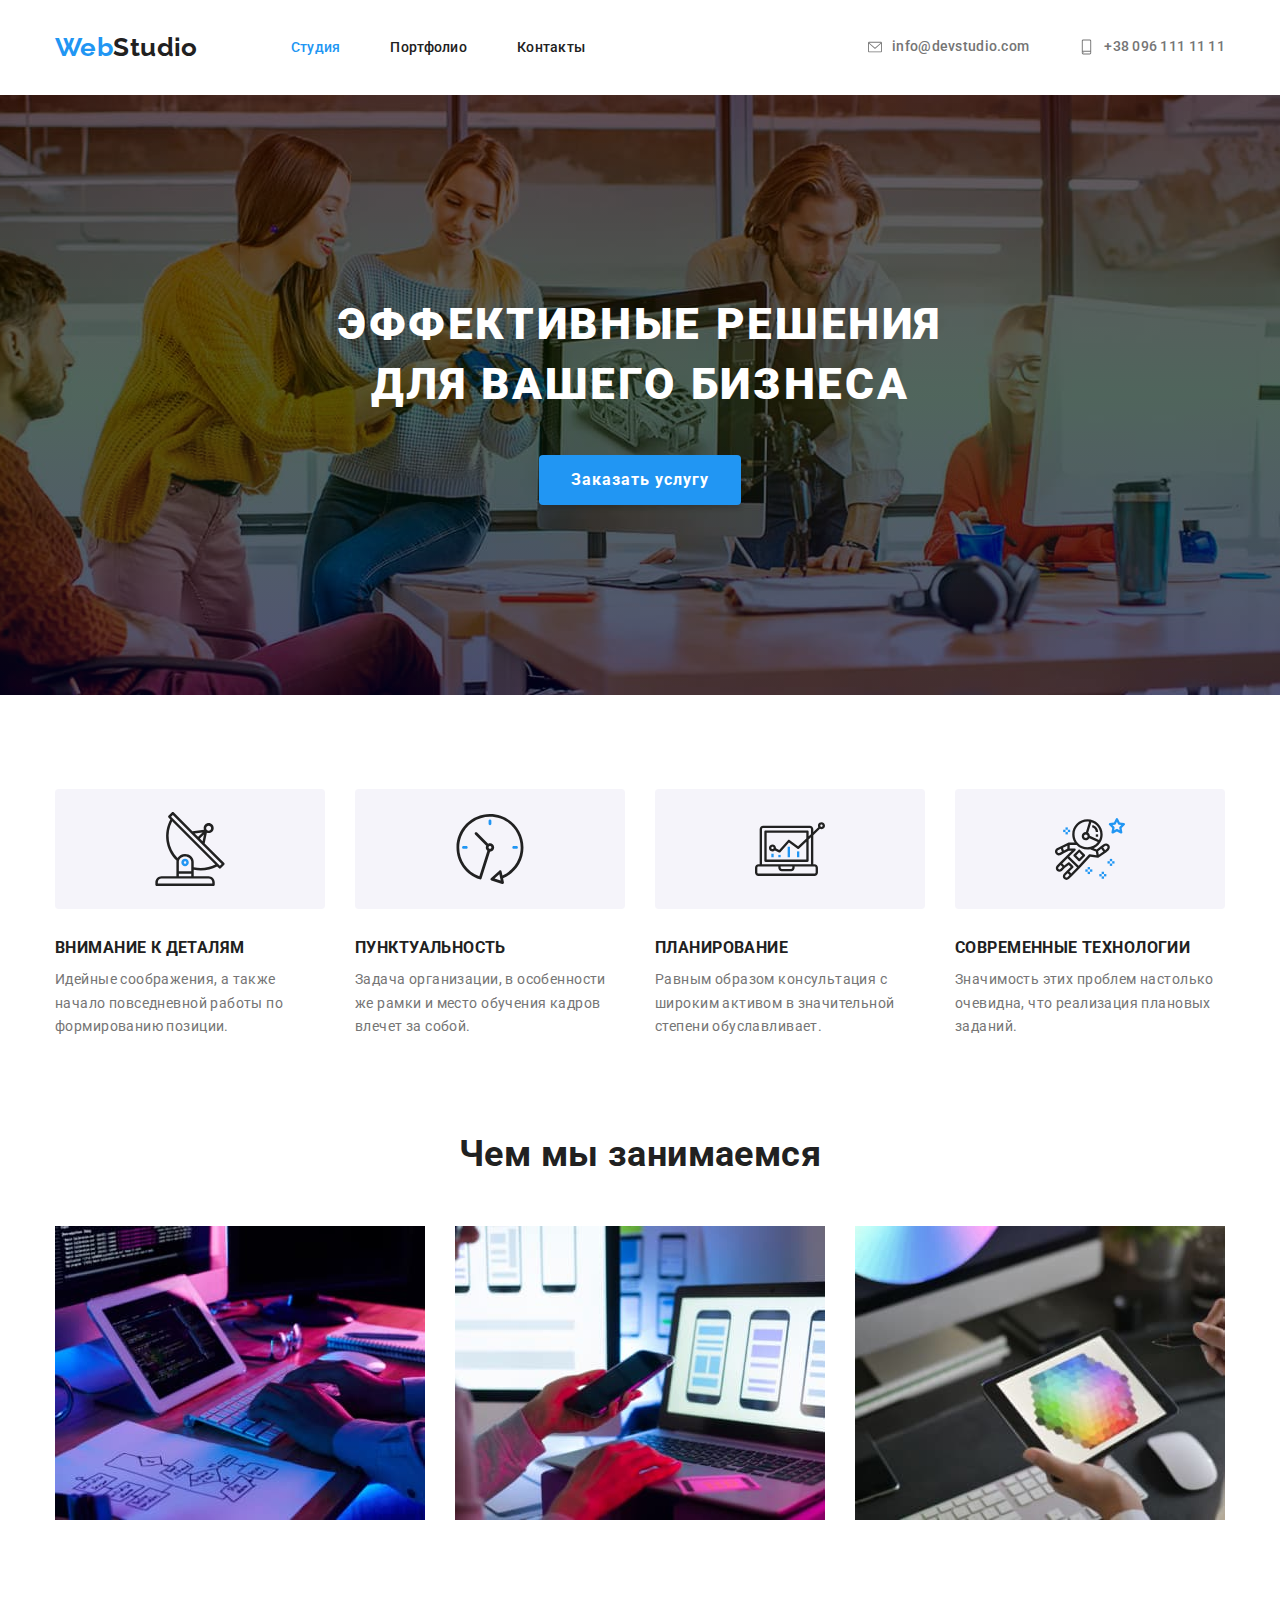
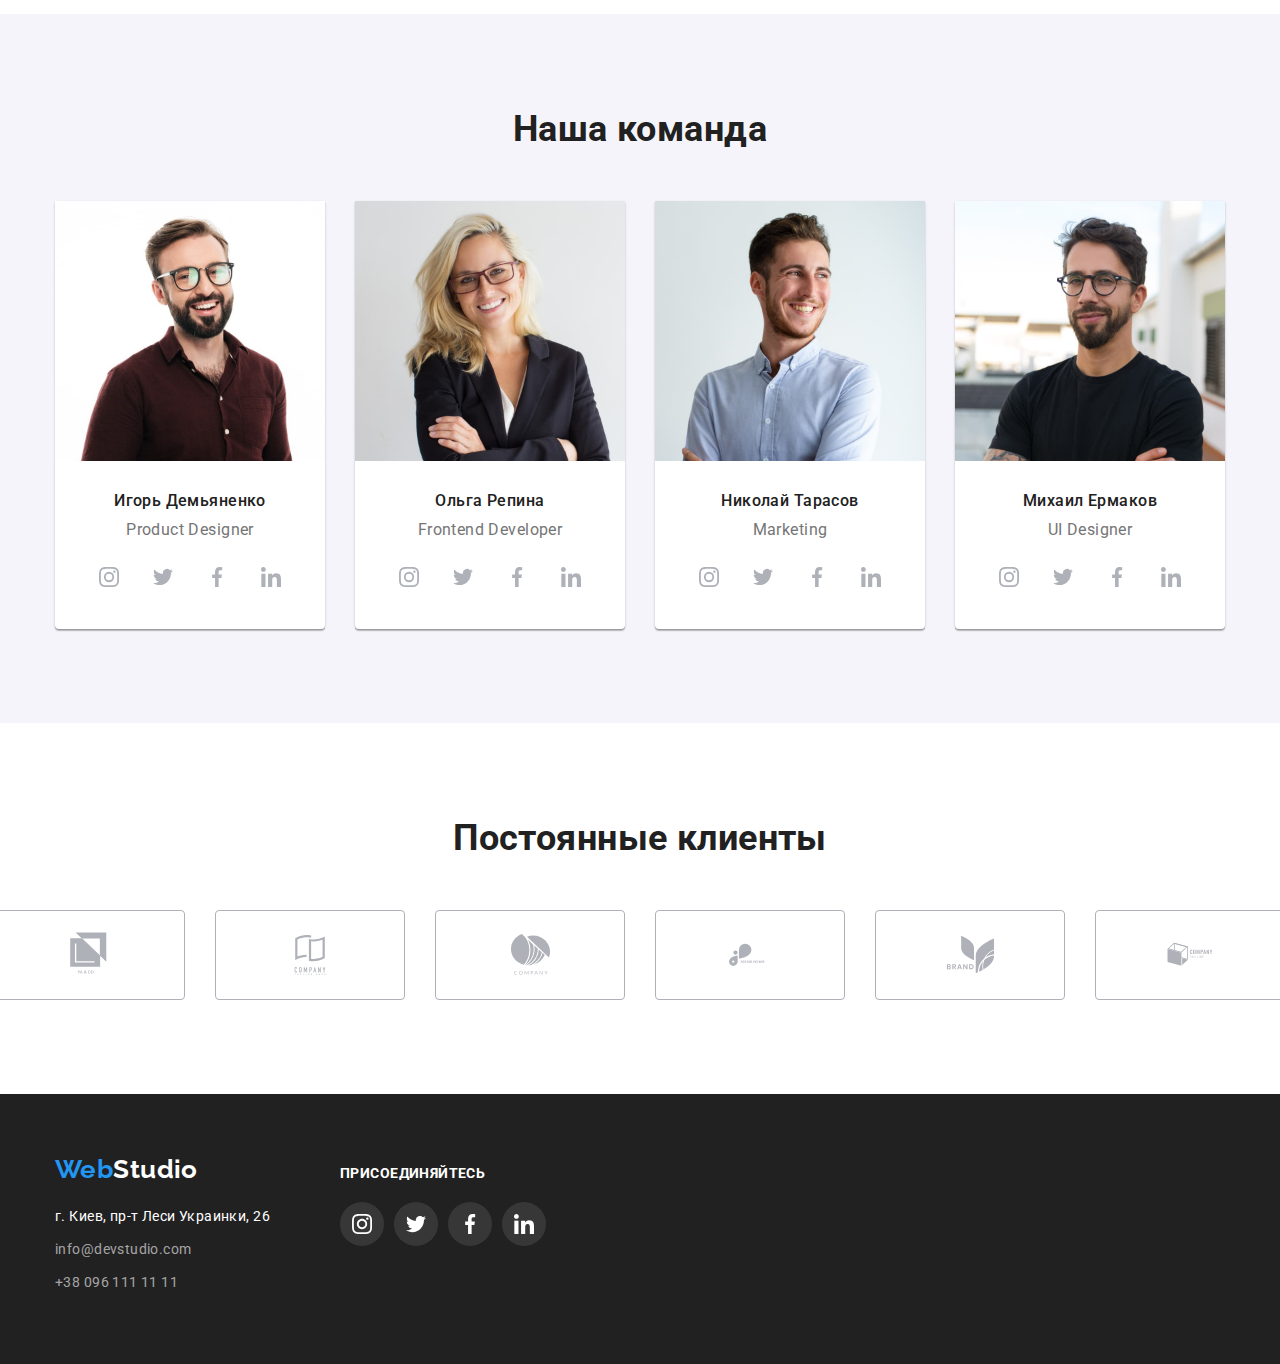
<file: index.html>
<!DOCTYPE html>
<html lang="ru">

<head>
    <meta charset="UTF-8">
    <meta name="viewport" content="width=device-width, initial-scale=1.0">
    <title>WebStudio</title>
    <link rel="stylesheet"
        href="https://cdnjs.cloudflare.com/ajax/libs/modern-normalize/1.0.0/modern-normalize.min.css">
    <link
        href="https://fonts.googleapis.com/css2?family=Raleway:wght@700&family=Roboto:wght@400;500;700;900&display=swap"
        rel="stylesheet">
    <link rel="stylesheet" href="./css/style.css">
</head>

<body>
    <header>
        <nav class="container nav">
            <a class="logo" href="./index.html"><span class="logo-web">Web</span><span
                    class="logo-studio">Studio</span></a>
            <nav>
                <ul class="nav-list">
                    <li class="item"><a class="link-header current" href="./index.html">Студия</a>
                    </li>
                    <li class="item"><a class="link-header" href="./portfolio.html">Портфолио</a>
                    </li>
                    <li class="item"><a class="link-header" href="#">Контакты</a>
                    </li>
                </ul>
            </nav>
            <ul class="info-list">
                <li class="item"><a class="connection-header icon-envelope" href="mailto:info@devstudio.com">
                    <svg class="envelope">
                        <use href="./img/sprite.svg#icon-envelope"></use>
                    </svg>
                    info@devstudio.com</a>
                </li>
                <li class="item"><a class="connection-header icon-smartphone"  href="tel:+380961111111">
                    <svg class="tel">
                        <use href="./img/sprite.svg#icon-smartphone"></use>
                    </svg>
                    +38 096 111 11 11</a>
                </li>
            </ul>
        </nav>
    </header>
    <main>
        <!-- HERO -->

        <section class="hero">

            <h1 class="hero-text">Эффективные решения для вашего бизнеса</h1>
            <div class="btn-blok">
                <button class="buton-hero">Заказать услугу </button>
            </div>

        </section>
        <!-- features -->
        <section class="cont-features">
            <div class="container">
                <h2 class="visually-hidden">Скрытый текст</h2>
                <ul class="ul-features">
                    <li class="features icon-group">
                        <h3 class="title-h3  title-features">Внимание к деталям</h3>
                        <p class="text">Идейные соображения, а также начало повседневной работы по
                            формированию позиции.</p>
                    </li>
                    <li class="features icon-clock">
                        <h3 class="title-h3 title-features">Пунктуальность</h3>
                        <p class="text">Задача организации, в особенности же рамки и место обучения кадров
                            влечет за собой.
                        </p>
                    </li>
                    <li class="features icon-diagram">
                        <h3 class="title-h3 title-features">Планирование</h3>
                        <p class="text">Равным образом консультация с широким активом в значительной степени
                            обуславливает.
                        </p>
                    </li>
                    <li class="features icon-asronaut">
                        <h3 class="title-h3 title-features">Современные технологии</h3>
                        <p class="text">Значимость этих проблем настолько очевидна, что реализация плановых
                            заданий.</p>
                    </li>
                </ul>
            </div>
        </section>
        <!-- What are we doing -->
        <section>
            <div class="container cont-doing">
                <h2 class="title-h2">Чем мы занимаемся</h2>
                <ul class="doing">
                    <li class="doing-img"><img src="./img/work/1.jpg" alt="процес розработки веб продукту" width="370"
                            height="294"></li>
                    <li class="doing-img"><img src="./img/work/2.jpg" alt="адаптация продукта для мобильных платформ"
                            width="370" height="294">
                    </li>
                    <li class="doing-img"><img src="./img/work/3.jpg" alt="подбор цвета для приложения" width="370"
                            height="294"></li>
                </ul>
            </div>
        </section>
        <!-- TEAM -->
        <section>
            <div class="team">
                <h2 class="title-h2">Наша команда</h2>
                <ul class="blok-team">
                    <li class="card-team">
                        <img src="./img/team/1.jpg" alt="фото Игоря Демьяненко" width="270" height="260">
                        <h3 class="title-h3 title-team">Игорь Демьяненко</h3>
                        <p class="text team-text" lang="en">Product Designer</p>
                        <ul class="social-icons">
                            <li class="icons-item"><a class="icons-link" href="" target="_blank"
                                    rel="noopener noreferer">
                                    <svg class="social-icons-svg">
                                        <use href="./img/sprite.svg#icon-team-instagram"></use>
                                    </svg>
                                </a></li>
                            <li class="icons-item"><a class="icons-link" href="" target="_blank"
                                    rel="noopener noreferer">
                                    <svg class="social-icons-svg">
                                        <use href="./img/sprite.svg#icon-team-twitter"></use>
                                    </svg>
                                </a>
                            </li>
                            <li class="icons-item"><a class="icons-link" href="" target="_blank"
                                    rel="noopener noreferer">
                                    <svg class="social-icons-svg">
                                        <use href="./img/sprite.svg#icon-team-facebook"></use>
                                    </svg>
                                </a>
                            </li>
                            <li class="icons-item"><a class="icons-link" href="" target="_blank"
                                    rel="noopener noreferer">
                                    <svg class="social-icons-svg">
                                        <use href="./img/sprite.svg#icon-team-linkedin"></use>
                                    </svg>
                                </a>
                            </li>
                        </ul>
                    </li>
                    <li class="card-team"><img src="./img/team/2.jpg" alt="фото Ольги Репиной" width="270" height="260">
                        <h3 class="title-h3 title-team">Ольга Репина</h3>
                        <p class="text team-text" lang="en">Frontend Developer</p>
                        <ul class="social-icons">
                            <li class="icons-item"><a class="icons-link" href="" target="_blank"
                                    rel="noopener noreferer">
                                    <svg class="social-icons-svg">
                                        <use href="./img/sprite.svg#icon-team-instagram"></use>
                                    </svg>
                                </a></li>
                            <li class="icons-item"><a class="icons-link" href="" target="_blank"
                                    rel="noopener noreferer">
                                    <svg class="social-icons-svg">
                                        <use href="./img/sprite.svg#icon-team-twitter"></use>
                                    </svg>
                                </a>
                            </li>
                            <li class="icons-item"><a class="icons-link" href="" target="_blank"
                                    rel="noopener noreferer">
                                    <svg class="social-icons-svg">
                                        <use href="./img/sprite.svg#icon-team-facebook"></use>
                                    </svg>
                                </a>
                            </li>
                            <li class="icons-item"><a class="icons-link" href="" target="_blank"
                                    rel="noopener noreferer">
                                    <svg class="social-icons-svg">
                                        <use href="./img/sprite.svg#icon-team-linkedin"></use>
                                    </svg>
                                </a>
                            </li>
                        </ul>
                    </li>
                    <li class="card-team">
                        <img src="./img/team/3.jpg" alt="фото Николая Тарасова" width="270" height="260">
                        <h3 class="title-h3 title-team">Николай Тарасов</h3>
                        <p class="text team-text" lang="en">Marketing</p>
                        <ul class="social-icons">
                            <li class="icons-item"><a class="icons-link" href="" target="_blank"
                                    rel="noopener noreferer">
                                    <svg class="social-icons-svg">
                                        <use href="./img/sprite.svg#icon-team-instagram"></use>
                                    </svg>
                                </a></li>
                            <li class="icons-item"><a class="icons-link" href="" target="_blank"
                                    rel="noopener noreferer">
                                    <svg class="social-icons-svg">
                                        <use href="./img/sprite.svg#icon-team-twitter"></use>
                                    </svg>
                                </a>
                            </li>
                            <li class="icons-item"><a class="icons-link" href="" target="_blank"
                                    rel="noopener noreferer">
                                    <svg class="social-icons-svg">
                                        <use href="./img/sprite.svg#icon-team-facebook"></use>
                                    </svg>
                                </a>
                            </li>
                            <li class="icons-item"><a class="icons-link" href="" target="_blank"
                                    rel="noopener noreferer">
                                    <svg class="social-icons-svg">
                                        <use href="./img/sprite.svg#icon-team-linkedin"></use>
                                    </svg>
                                </a>
                            </li>
                        </ul>
                    </li>
                    <li class="card-team">
                        <img src="./img/team/4.jpg" alt="фото Михаила Ермакова" width="270" height="260">
                        <h3 class="title-h3 title-team">Михаил Ермаков</h3>
                        <p class="text team-text" lang="en">UI Designer</p>
                        <ul class="social-icons">
                            <li class="icons-item"><a class="icons-link" href="" target="_blank"
                                    rel="noopener noreferer">
                                    <svg class="social-icons-svg">
                                        <use href="./img/sprite.svg#icon-team-instagram"></use>
                                    </svg>
                                </a></li>
                            <li class="icons-item"><a class="icons-link" href="" target="_blank"
                                    rel="noopener noreferer">
                                    <svg class="social-icons-svg">
                                        <use href="./img/sprite.svg#icon-team-twitter"></use>
                                    </svg>
                                </a>
                            </li>
                            <li class="icons-item"><a class="icons-link" href="" target="_blank"
                                    rel="noopener noreferer">
                                    <svg class="social-icons-svg">
                                        <use href="./img/sprite.svg#icon-team-facebook"></use>
                                    </svg>
                                </a>
                            </li>
                            <li class="icons-item"><a class="icons-link" href="" target="_blank"
                                    rel="noopener noreferer">
                                    <svg class="social-icons-svg">
                                        <use href="./img/sprite.svg#icon-team-linkedin"></use>
                                    </svg>
                                </a>
                            </li>
                        </ul>
                    </li>
                </ul>
            </div>
        </section>
        <!-- client -->
         <section>
            <div class="container cont-client">
                <h2 class="title-h2">Постоянные клиенты</h2>
                <ul class="client-icons">
                    <li class="icons-item-client"><a class="icons-link-clients" href="" target="_blank"
                            rel="noopener noreferer">
                            <svg class="client-icons-svg client-icons-svg1">
                                <use href="./img/sprite.svg#icon-logo-1"></use>
                            </svg>
                        </a></li>
                    <li class="icons-item-client"><a class="icons-link-clients" href="" target="_blank"
                            rel="noopener noreferer">
                            <svg class="client-icons-svg client-icons-svg2">
                                <use href="./img/sprite.svg#icon-logo-2"></use>
                            </svg>
                        </a>
                    </li>
                    <li class="icons-item-client"><a class="icons-link-clients" href="" target="_blank"
                            rel="noopener noreferer">
                            <svg class="client-icons-svg client-icons-svg3">
                                <use href="./img/sprite.svg#icon-logo-3"></use>
                            </svg>
                        </a>
                    </li>
                    <li class="icons-item-client"><a class="icons-link-clients" href="" target="_blank"
                        rel="noopener noreferer">
                        <svg class="client-icons-svg client-icons-svg4">
                            <use href="./img/sprite.svg#icon-logo-4"></use>
                        </svg>
                    </a>
                    </li>
                    <li class="icons-item-client"><a class="icons-link-clients" href="" target="_blank"
                        rel="noopener noreferer">
                        <svg class="client-icons-svg client-icons-svg5">
                            <use href="./img/sprite.svg#icon-logo-5"></use>
                        </svg>
                    </a>
                    </li>
                    <li class="icons-item-client"><a class="icons-link-clients" href="" target="_blank"
                       rel="noopener noreferer">
                       <svg class="client-icons-svg client-icons-svg6">
                        <use href="./img/sprite.svg#icon-logo-6"></use>
                    </svg>
                   </a>
                   </li>
                </ul>
            </div>
        </section>
    </main>
    <!-- FOOTER -->
    <footer class="nav-footer">
        <div class="container flexbox">
            <section class="footer">
                <a class="logo-footer" href="./index.html"><span class="logo-web">Web</span><span
                        class="footer-studio">Studio</span></a>
                <address>
                    <ul>
                        <li class="link-address"> <a class="address" href="https://goo.gl/maps/a4u55syuBoc5VXPi8"
                                target="_blank" rel="noopener noreferer">г. Киев,
                                пр-т Леси Украинки, 26</a></li>
                        <li class="link-address"><a class="connection-footer"
                                href="mailto:info@devstudio.com">info@devstudio.com</a></li>
                        <li class="link-address"><a class="connection-footer" href="tel:+380961111111">+38 096 111 11
                                11</a>
                        </li>
                    </ul>
                </address>
            </section>
            <section class="join">
                <h2 class="join-title">присоединяйтесь</h2>
                <ul class="ul-join">
                    <li class="join-link icon-instagram"><a class="" href=""></a></li>
                    <li class="join-link icon-twitter"><a href=""></a></li>
                    <li class="join-link icon-facebook"><a href=""></a></li>
                    <li class="join-link icon-linkedin"><a href=""></a></li>
                </ul>
            </section>
        </div>
    </footer>

</body>

</html>
</file>
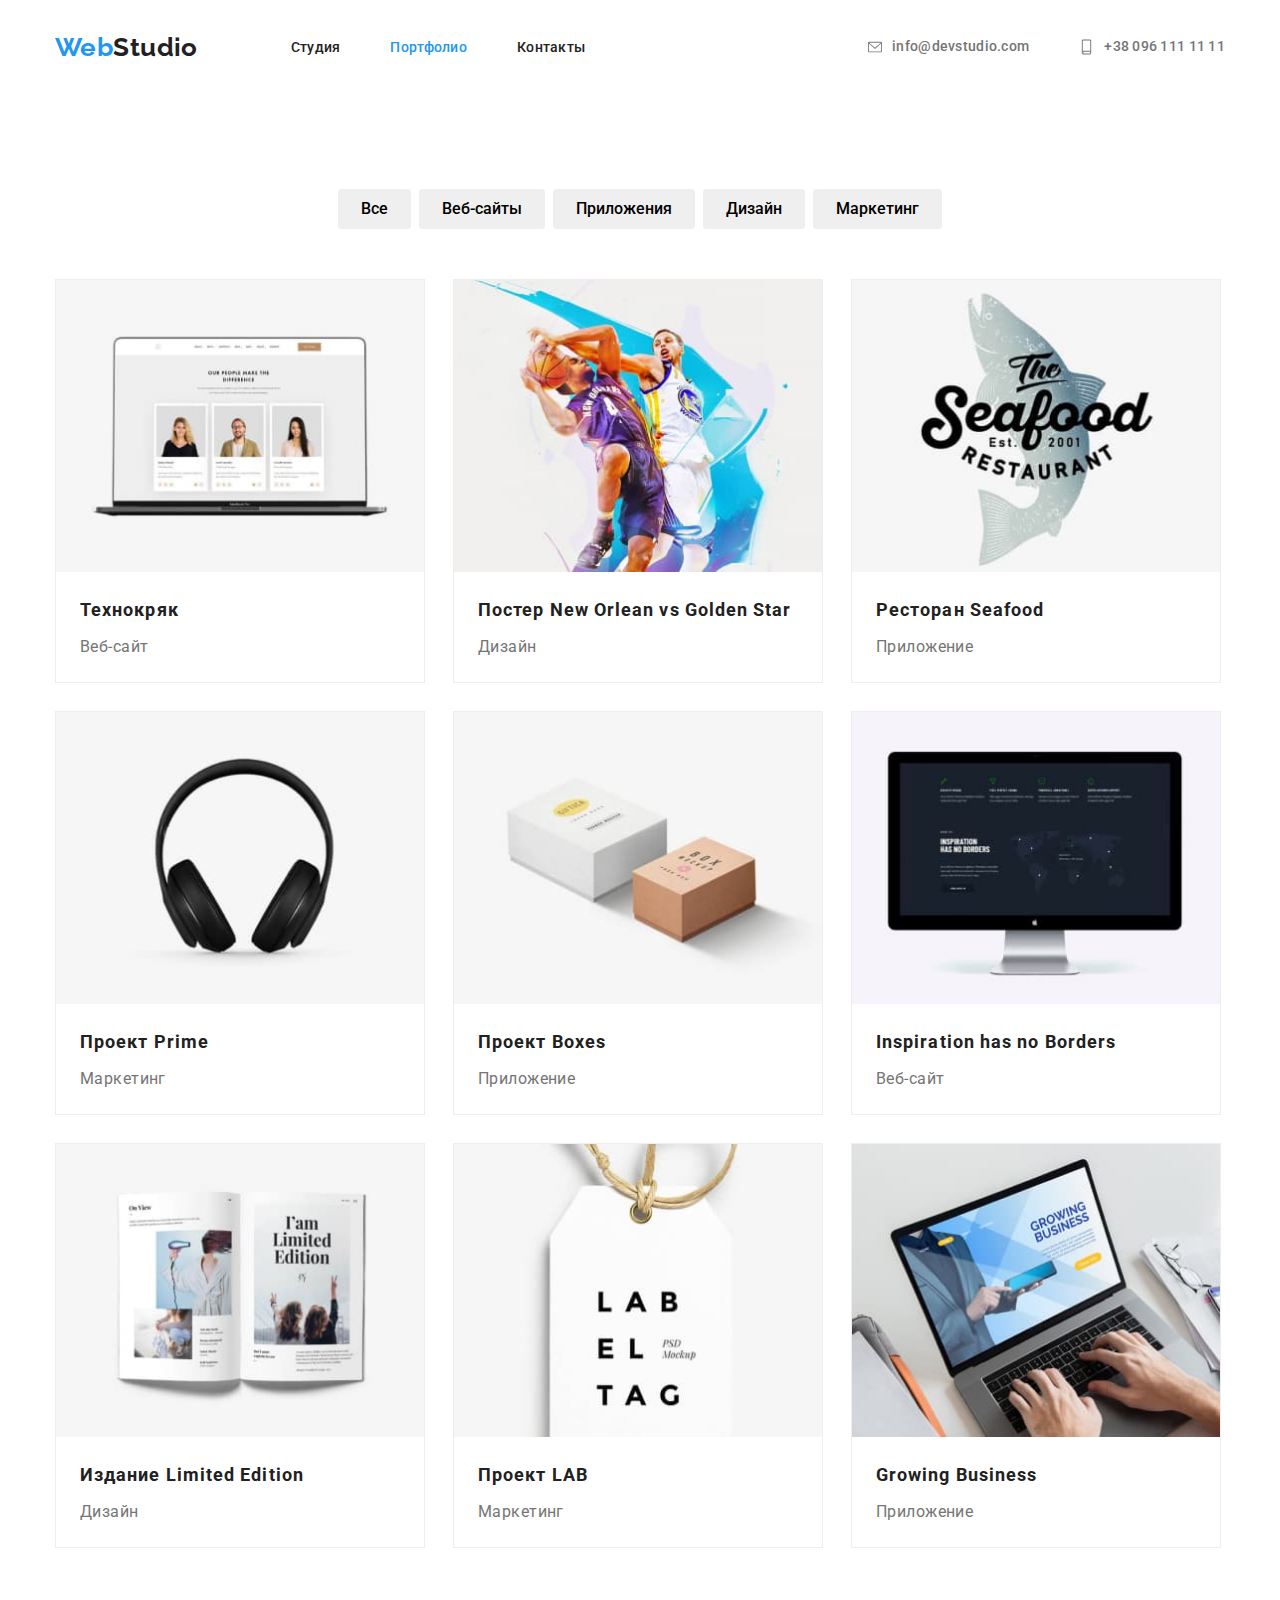
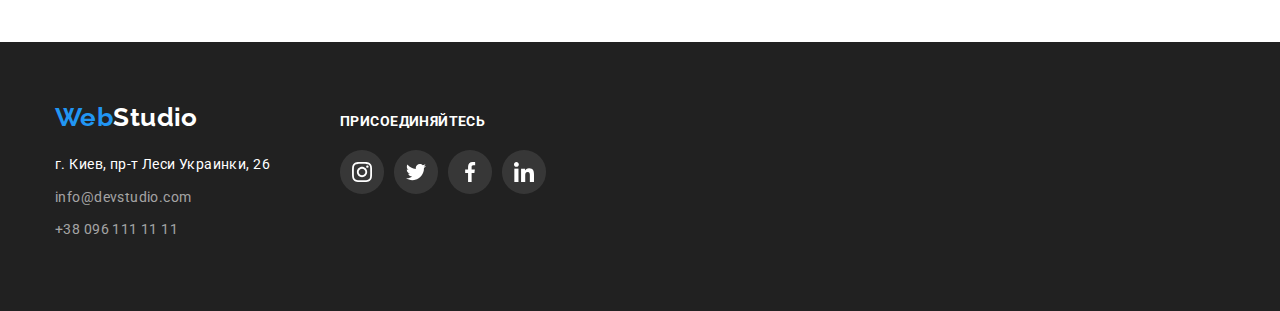
<file: portfolio.html>
<!DOCTYPE html>
<html lang="ru">

<head>
    <meta charset="UTF-8">
    <meta name="viewport" content="width=device-width, initial-scale=1.0">
    <title>WebStudio</title>
    <link rel="stylesheet"
        href="https://cdnjs.cloudflare.com/ajax/libs/modern-normalize/1.0.0/modern-normalize.min.css">
    <link
        href="https://fonts.googleapis.com/css2?family=Raleway:wght@700&family=Roboto:wght@400;500;700;900&display=swap"
        rel="stylesheet">
    <link rel="stylesheet" href="./css/style.css">
</head>

<body>
    <header>
        <nav class="container nav">
            <a class="logo" href="./index.html"><span class="logo-web">Web</span><span
                    class="logo-studio">Studio</span></a>
            <nav>
                <ul class="nav-list">
                    <li class="item"><a class="link-header" href="./index.html">Студия</a>
                    </li>
                    <li class="item"><a class="link-header current" href="./portfolio.html">Портфолио</a>
                    </li>
                    <li class="item"><a class="link-header" href="#">Контакты</a>
                    </li>
                </ul>
            </nav>
            <ul class="info-list">
                <li class="item"><a class="connection-header icon-envelope" href="mailto:info@devstudio.com">
                    <svg class="envelope">
                        <use href="./img/sprite.svg#icon-envelope"></use>
                    </svg>
                    info@devstudio.com</a>
                </li>
                <li class="item"><a class="connection-header icon-smartphone"  href="tel:+380961111111">
                    <svg class="tel">
                        <use href="./img/sprite.svg#icon-smartphone"></use>
                    </svg>
                    +38 096 111 11 11</a>
                </li>
            </ul>
        </nav>
    </header>
    <main>
        <!-- button-filter -->
        <section>
            <div class="container ">
                <h1 hidden>фильтер нашых работ</h1>
                <ul class="filter-nav">
                    <li class="button-filter"><button class="btn-text">Все</button></li>
                    <li class="button-filter"><button class="btn-text">Веб-сайты</button></li>
                    <li class="button-filter"><button class="btn-text">Приложения</button></li>
                    <li class="button-filter"><button class="btn-text">Дизайн</button></li>
                    <li class="button-filter"><button class="btn-text">Маркетинг</button></li>
                </ul>
            </div>
        </section>

        <!-- blok-work -->
        <section>
            <div class="container">
                <h2 class="visually-hidden">наши рабты</h2>
                <ul class="blok-work">
                    <li class="work-kard">
                        <img src="./img/portfolio/1.jpg" alt="Веб-сайт Технокряк" height="294" width="370">
                        <h3 class="title-work">Технокряк</h3>
                        <p class="text-work">Веб-сайт</p>
                    </li>
                    <li class="work-kard">
                        <img src="./img/portfolio/2.jpg" alt="Дизайн Постера New Orlean vs Golden Star" height="294"
                            width="370">
                        <h3 class="title-work">Постер <span lang="en"> New Orlean vs Golden Star</span></h3>
                        <p class="text-work">Дизайн</p>
                    </li>
                    <li class="work-kard">
                        <img src="./img/portfolio/3.jpg" alt="Приложение Ресторан Seafood" height="294" width="370">
                        <h3 class="title-work">Ресторан <span lang="en">Seafood</span></h3>
                        <p class="text-work">Приложение</p>
                    </li>
                    <li class="work-kard">
                        <img src="./img/portfolio/4.jpg" alt=" Маркетинг проекта Prime" height="294" width="370">
                        <h3 class="title-work">Проект <span lang="en">Prime</span></h3>
                        <p class="text-work">Маркетинг</p>
                    </li>
                    <li class="work-kard">
                        <img src="./img/portfolio/5.jpg" alt=" Маркетинг проекта Prime" height="294" width="370">
                        <h3 class="title-work">Проект <span lang="en">Boxes</span></h3>
                        <p class="text-work">Приложение</p>
                    </li>
                    <li class="work-kard">
                        <img src="./img/portfolio/6.jpg" alt="Веб-сайт Inspiration has no Borders" height="294"
                            width="370">
                        <h3 class="title-work" lang="en">Inspiration has no Borders</h3>
                        <p class="text-work">Веб-сайт</p>
                    </li>
                    <li class="work-kard">
                        <img src="./img/portfolio/7.jpg" alt="Дизайн издания Limited Edition" height="294" width="370">
                        <h3 class="title-work">Издание <span lang="en">Limited Edition</span></h3>
                        <p class="text-work">Дизайн</p>
                    </li>
                    <li class="work-kard">
                        <img src="./img/portfolio/8.jpg" alt="Маркетинг Проекту LAB" height="294" width="370">
                        <h3 class="title-work">Проект <span lang="en">LAB</span></h3>
                        <p class="text-work">Маркетинг</p>
                    </li>
                    <li class="work-kard">
                        <img src="./img/portfolio/9.jpg" alt="Приложение Growing Business" height="294" width="370">
                        <h3 class="title-work" lang="en">Growing Business</h3>
                        <p class="text-work">Приложение</p>
                    </li>
                </ul>
            </div>
        </section>

    </main>
    <!-- FOOTER -->
    <footer class="nav-footer">
        <div class="container flexbox">
            <section class="footer">
                <a class="logo-footer" href="./index.html"><span class="logo-web">Web</span><span
                        class="footer-studio">Studio</span></a>
                <address>
                    <ul>
                        <li class="link-address"> <a class="address" href="https://goo.gl/maps/a4u55syuBoc5VXPi8"
                                target="_blank" rel="noopener noreferer">г. Киев,
                                пр-т Леси Украинки, 26</a></li>
                        <li class="link-address"><a class="connection-footer"
                                href="mailto:info@devstudio.com">info@devstudio.com</a></li>
                        <li class="link-address"><a class="connection-footer" href="tel:+380961111111">+38 096 111 11
                                11</a>
                        </li>
                    </ul>
                </address>
            </section>
            <section class="join">
                <h2 class="join-title">присоединяйтесь</h2>
                <ul class="ul-join">
                    <li class="join-link icon-instagram"><a class="" href=""></a></li>
                    <li class="join-link icon-twitter"><a href=""></a></li>
                    <li class="join-link icon-facebook"><a href=""></a></li>
                    <li class="join-link icon-linkedin"><a href=""></a></li>
                </ul>
            </section>
        </div>
    </footer>
</body>

</html>
</file>
<file: css/style.css>
html{
    box-sizing: border-box;
}

*,
*::before,
*::after{
    box-sizing: inherit;
}
:root{
    --primery-text-color: #757575;
    --title-text-color: #212121; 
    --accent-color: #2196F3;
    --white: #FFFFFF;
    --not-white: #F5F4FA;
    --fill-icons:  #AFB1B8;
}

* body{
    
    background-color: var(--white);
    font-family: Roboto, sans-serif;
    font-size: 14px;
    letter-spacing: 0.03em;
}

img {
    display: block;
    max-width: 100%;
    height: auto;
}

h1, h2, h3, p, a{
    margin: 0;
    padding: 0;
}

ul {
    padding: 0;
    margin: 0;
    list-style-type: none;
}

a {
    text-decoration: none;
}

.title-h2, 
.title-h3{
    color: var(--title-text-color); 
    padding: 0;
}
.text{
    color: var(--primery-text-color);
    line-height: 1.71;
}

.container{
    margin-left: auto;
    margin-right: auto;
    width: 1200px;
    padding-left: 15px;
    padding-right: 15px;
    
    /* border: 1px solid transparent; */
}
.visually-hidden {
    position: absolute !important;
    clip: rect(1px 1px 1px 1px);
    clip: rect(1px, 1px, 1px, 1px);
    padding: 0 !important;
    border: 0 !important;
    height: 1px !important;
    width: 1px !important;
    overflow: hidden;
  }
/* HEADER */
.nav{
display: flex;
align-items: center;

}

.nav-list{
    display: inline-flex;
    padding-left: 93px;
}

.nav-list .link-header{
    display: block;
    padding-top: 32px 0;
}
.info-list{
    display: flex;
    margin-left: auto;
    justify-content: center;
    
}   
.icon-smartphone,
.icon-envelope{
    display: flex;
    justify-content: center;
    align-items: center;
    
    fill: #757575;
}
/* .smartphone, */
.envelope {
   width: 24px;
   height: 16px; 
   padding-right: 10px;
}
.tel {
    width: 25px;
    height: 16px; 
    padding-right: 10px;
 }
.info-list .connection-header{
    display: flex;
    padding: 32px 0; 
}

.nav-list .item + .item{
    margin-left: 50px;
}
.info-list .item+.item{
    margin-left: 50px;
}

.list {
    padding: 0;
    margin: 0;
}

.logo{
    display: flex;
    
    padding: 32px 0;

    font-family: Raleway;
    font-weight: 700;
    font-size: 26px;
    line-height: 1.19; 
}

.logo-web{
    color: var(--accent-color);
}

.logo-studio{
    color: var(--title-text-color);
}

.link-header{
    color: var(--title-text-color);
    font-weight: 500;
    line-height: 1.14;
    letter-spacing: 0.02em;
}



.link-header:hover, 
.link-header:focus{
    color: var(--accent-color);
}


.link-header.current{
    color: var(--accent-color);
} 
/* .link-header:hover::after,
.current::after{
    content: "";
    display: block;
    width: 100%;
    height: 4px;
    border-radius: 4px;
    background-color: #2196F3;
    margin-top: 18px;
} */

.connection-header{
    display: flex;
    justify-content: center;
    align-items: center;
    color: var(--primery-text-color);

    font-weight: 500;
    line-height: 1.14;
    letter-spacing: 0.02em;
}

.connection-header:hover, 
.connection-header:focus{
    color: var(--accent-color);
}

.icon-envelope:hover .envelope,
.icon-smartphone:target .envelope,
.icon-smartphone:hover .tel,
.icon-smartphone:target .tel
{
    fill: var(--accent-color);
}

/* HERO */
.hero{
    max-width: 1600px;
    height: 600px;
    margin-left: auto;
    margin-right: auto;
    
    background-image: linear-gradient(
    
        rgba(47, 0, 0, 0.4),
        rgba(0, 48, 0, 0.4),
        rgba(0, 0, 58, 0.4)
        ),
        url("../img/hero.jpg");
    background-color: var(--title-text-color);

    background-repeat: no-repeat;
    background-position: center;
    background-size: cover;
    text-align: center;

} 

.hero-text{
    display: inline-flex;
    align-content: center;

    padding-top: 200px;

    width: 696px;
    color: var(--white);

    font-weight: 900;
    font-size: 44px;
    line-height: 1.36;
    text-align: center;
    letter-spacing: 0.06em;
    text-transform: uppercase;
}
.btn-blok{
    display: flex;
    justify-content: center;
}
.buton-hero{
    display: block;
    
    border: 1px solid transparent;
    margin-top: 40px;
    padding: 10px 32px;
    
    min-width: 200px;
    border: 1px transparent;
    box-shadow: 0px 4px 4px rgba(0, 0, 0, 0.15);
    border-radius: 4px;
    background-color: var(--accent-color);
    
    font-weight: 700;
    font-size: 16px;
    line-height: 1.87;
    letter-spacing: 0.06em;
    font-family: Roboto, sans-serif;

    color: var(--white);
}

.title-h3{
    font-weight: 700;
    line-height: 1.14;
}

/*  features  */

.ul-features,
.doing,
.blok-team,
.client,
.ul-join
{
    display: flex;
    justify-content: center;
}
.cont-features{
margin-top: 94px;    
}


.features{
    display: inline-block;
    width: 270px;   
}

.features::before{
    display: block;
    content: "";
    height: 120px;
    
    background-size: contain;
    background-repeat: no-repeat;
    background-position: center;
    background-color: var(--not-white) ;
    border-radius: 4px;
}
.icon-group::before{
   background-size: 70px;
   background-image: url(../img/icon/features/Group.svg);
}
.icon-clock::before{
    background-size: 70px;
    background-image: url(../img/icon/features/clock.svg);
 }

 .icon-diagram::before{
    background-size: 70px;
    background-image: url(../img/icon/features/diagram.svg);
 }

 .icon-asronaut::before{
    background-size: 70px;
    background-image: url(../img/icon/features/astronaut.svg);
 }
.ul-features .features:not(:last-child),
.doing .doing-img:not(:last-child),
.blok-team .card-team:not(:last-child),
.client .card-client:not(:last-child)
{
    margin-right: 30px;
}

.title-features{
    padding-top: 30px;
    text-transform: uppercase;
    
    padding-bottom: 10px;
}

/*  What are we doing */
.title-h2{
    margin-bottom: 50px;
   
    text-align: center;
    font-weight: 700;
    font-size: 36px;
    line-height: 1.19;
    }

.cont-client,
.cont-doing,
.title-client
{
    padding: 94px 0;
    
}

/* TEAM */

.card-team{
    text-align: center;
    background: var(--white);

    box-shadow: 0px 1px 3px rgba(0, 0, 0, 0.12), 0px 1px 1px rgba(0, 0, 0, 0.14), 0px 2px 1px rgba(0, 0, 0, 0.2);
    border-radius: 0px 0px 4px 4px;
}

.team{
    padding: 94px 0;
    background-color: var(--not-white);

}

.title-team{
    margin-top: 30px;
    margin-bottom: 10px;
    font-weight: 500;
    font-size: 16px;
    line-height: 1.19;  
}

.team-text{
    font-size: 16px;
    line-height: 1.19;
    padding-bottom: 16px;
}
.client-icons,
.social-icons{
    display: flex;
    justify-content: center;
}
.icons-item:not(:last-child){
    margin-right: 10px;
    padding-bottom: 30px;
}
.icons-link{
    display: flex;
    justify-content: center;
    align-items: center;

    height: 44px;
    width: 44px;
    fill: var(--fill-icons); 
    border-radius: 50%;
}
.social-icons-svg{
    width: 20px;
    height: 20px;
}
.icons-link:hover{
    background-color: var(--accent-color);
}
.icons-link:hover .social-icons-svg,
.icons-link:target .social-icons-svg{
     fill: var(--white); 
}
/*client */
.icons-item-client:not(:last-child){
    margin-right: 30px;
}

.icons-link-clients{
    display: flex;
    justify-content: center;
    align-items: center;
    width: 190px;
    height: 90px;
    border: 1px solid var(--fill-icons);
    border-radius: 4px;
    fill: var(--fill-icons);
}
.client-icons-svg1{
    width: 44px;
    height: 49px;
}
.client-icons-svg2{
    width: 40px;
    height: 52px;
}
.client-icons-svg3{
    width: 41px;
    height: 43px;
}
.client-icons-svg4{
    width: 80px;
    height: 42px;
    box-sizing: border-box;
}
.client-icons-svg5{
    width: 59px;
    height: 47px;
    
}
.client-icons-svg6{
    width: 88px;
    height: 45px;
}
.icons-link-clients:hover{
    border: 1px solid var(--accent-color);
}
.icons-link-clients:hover .client-icons-svg,
.icons-link-clients:target .client-icons-svg{
     fill: var(--accent-color); 
}


/* FOOTER */
.nav-footer{
    background-color: var(--title-text-color);    
}
.flexbox{
    display: flex;
    justify-content: flex-start;
}
.footer{
    padding-bottom: 60px;
    padding-top: 60px;


}
.logo-footer{
    padding-bottom: 20px;
    font-family: Raleway;
    font-weight: 700;
    font-size: 26px;
    line-height: 1.19; 
}

.footer-studio{
    color: var(--white);
}
address ul{

    padding-top: 20px;
    
}
.address{
    
    font-style: normal;
   
    line-height: 1.71;

    color: var(--white);
}
.link-address{
    padding-bottom: 9px;
}

.address:hover, .address:focus{
    color: var(--accent-color);
  }

.connection-footer{
    
    font-style: normal;
    line-height: 1.71;

    color: rgba(255, 255, 255, 0.6); 
}

.connection-footer:hover, 
.connection-footer:focus{
    color: var(--accent-color);
  }
  .join{
      padding-top: 72px;
      padding-bottom: 100px;
      margin-left: 70px;
  }
  .join-title{
      padding-bottom: 20px;
    color: var(--white);

    font-family: Roboto;
    font-weight: 700;
    font-size: 14px;
    line-height: 1.14;
    text-transform: uppercase;
  }
  .ul-join .join-link+.join-link{
      margin-left: 10px;
  }

  .join-link::before{
      display: inline-block ;
      justify-content: space-between;
      content: "";
      
      height: 44px;
      width: 44px;
      
      background-size: contain;
      background-repeat: no-repeat;
      background-position: center;
      background-color: rgba(255, 255, 255, 0.1);
      border-radius: 50%;
    }
    .icon-instagram::before{
        background-size: 20px;
        background-image: url(../img/icon/footer/footer-instagram.svg);
    }
    .icon-twitter::before{
        background-size: 20px;
        background-image: url(../img/icon/footer/footer-twitter.svg);
    }
    .icon-facebook::before{
        background-size: 20px;
        background-image: url(../img/icon/footer/footer-facebook.svg);
    }
    .icon-linkedin::before{
        background-size: 20px;
        background-image: url(../img/icon/footer/footer-linkedin.svg);
    }
     
    .join-link:hover,
    .join-link:focus{
        height: 44px;
        width: 44px;
        background-color: #2196F3;
        border-radius: 50%;
    }
    

 

  /* PORTFOLIO */
.filter-nav{
      display: flex;
      justify-content: center;
      padding-bottom: 50px;
      padding-top: 94px; 
     
  }

  .button-filter{

    border-radius: 4px;
    border: 1px transparent;
    background-color: var(--not-white);
    
}
.btn-text{ 
    padding: 6px 22px;
    border-radius: 4px;
    border: 1px solid transparent;   
    text-align: center; 
    font-family: Roboto, sans-serif;
    font-weight: 500;
    font-size: 16px;
    line-height: 1.61;
  
  }
  .filter-nav .button-filter+.button-filter{
      margin-left: 8px;
  }

.button-filter:hover,
.button-filter:focus,

.btn-text:hover,
.btn-text:focus
{
    background-color: var(--accent-color);
    color: var(--white);
} 
/* WORK */
.blok-work{
    display: flex;
    flex-wrap: wrap;
    padding-bottom: 94px;
}

.work-kard{
    width: 370px;

    margin-right: 28px;
    margin-bottom: 28px;

    border: 1px solid #EEEEEE;    
    background: var(--white);
}
.work-kard:hover{
    box-shadow: 0px 1px 1px rgba(0, 0, 0, 0.12), 0px 4px 4px rgba(0, 0, 0, 0.06), 1px 4px 6px rgba(0, 0, 0, 0.16); 
}

.work-kard:nth-child(3n){
    margin-right: 0;
}

.work-kard:nth-last-child(-n + 3){
    margin-bottom: 0;

}
 .title-work{
    padding-top: 20px;
    padding-bottom: 4px;
    padding-left: 24px;
    font-weight: 700;
    font-size: 18px;
    line-height: 2;
    letter-spacing: 0.06em;
    
    color: var(--title-text-color); 
}  

.text-work{
    padding-bottom: 20px;
    padding-left: 24px;

    font-size: 16px;
    line-height: 1.87;

    color: var(--primery-text-color);
}
</file>
